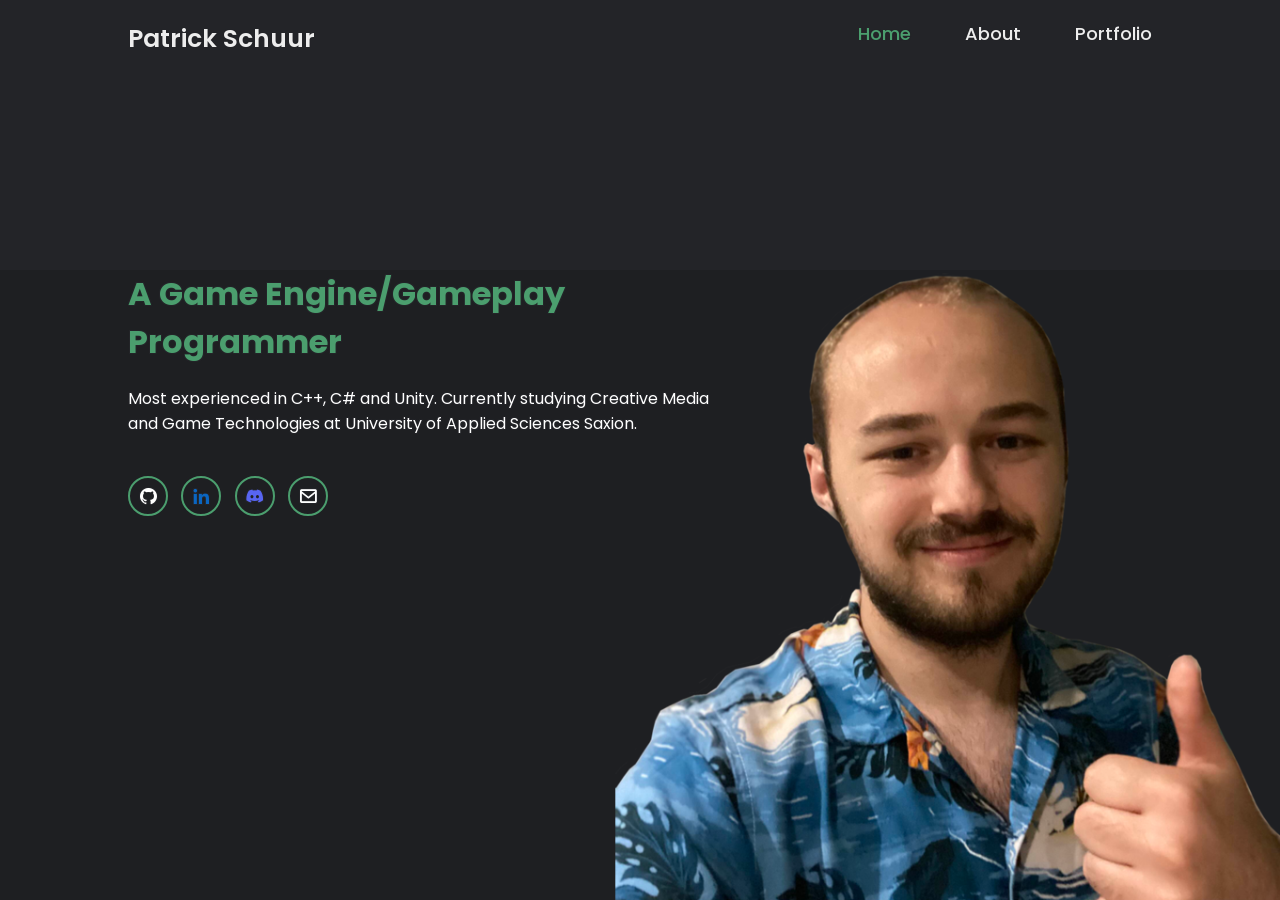
<file: index.html>
<!doctype html>
<html class="no-js" lang="">

<!--Based on: https://www.youtube.com/watch?v=RroDdybvu5s  -->

<head>
  <meta charset="utf-8">
  <meta name="viewport" content="width=device-width, initial-scale=1,  viewport-fit=cover">
  <title>Patrick Schuur</title>
  <link rel="stylesheet" href="homestyle.css">
  <meta name="description" content="Patrick Schuur's portfolio site.">


  <link rel="apple-touch-icon" sizes="180x180" href="/apple-touch-icon.png">
  <link rel="icon" type="image/png" sizes="32x32" href="/favicon-32x32.png">
  <link rel="icon" type="image/png" sizes="16x16" href="/favicon-16x16.png">
  <link rel="manifest" href="/site.webmanifest">
  <link rel="mask-icon" href="/safari-pinned-tab.svg" color="#5bbad5">
  <meta name="msapplication-TileColor" content="#da532c">
  <meta name="theme-color" content="#ffffff">


  <link rel="manifest" href="site.webmanifest">
  <meta name="theme-color" content="#232428">

  <link href='https://unpkg.com/boxicons@2.1.4/css/boxicons.min.css' rel='stylesheet'>

</head>

<body>

<header class="header">
  <a href="#" class="logo">Patrick Schuur</a>

  <nav class="navbar">
    <a href="#" class="active">Home</a>
    <a href="about.html">About</a>
    <a href="portfolio.html">Portfolio</a>
  </nav>
</header>

<section class="home">
  <div class="home-content">
    <!--    <h1>I'm Patrick Schuur</h1>-->
    <h3>A Game Engine/Gameplay Programmer</h3>
    <p>Most experienced in C++, C# and Unity. Currently studying Creative Media and Game Technologies at University of
      Applied Sciences Saxion.</p>
    <!--    <div class="btn-box">-->
    <!--      <a class="contact" href=mailto:patrickschuurdev@gmail.com>Contact Me</a>-->
    <!--    </div>-->

    <div class="home-sci">
      <a target=_blank href="https://github.com/patrycioss"><i class='bx bxl-github'></i></a>
      <a target=_blank href="https://www.linkedin.com/in/patrickschuurdev/"><i class='bx bxl-linkedin'></i></a>
      <a target=_blank href="https://discordapp.com/users/274602352563191808"><i class='bx bxl-discord-alt'></i></a>
      <a target=_blank href=mailto:patrickschuurdev@gmail.com><i class='bx bx-envelope'></i></a>
    </div>
  </div>


  <!--  <div class="home-sci">-->
  <!--    <a target=_blank href="https://github.com/patrycioss"><i class='bx bxl-github'></i></a>-->
  <!--    <a target=_blank href="https://www.linkedin.com/in/patrickschuurdev/"><i class='bx bxl-linkedin'></i></a>-->
  <!--    <a target=_blank href="https://discordapp.com/users/274602352563191808"><i class='bx bxl-discord-alt'></i></a>-->
  <!--    <a target=_blank href=mailto:patrickschuurdev@gmail.com><i class='bx bx-envelope' ></i></a>-->
  <!--  </div>-->
</section>

<img class="yourstruly" alt="yours truly" src="yours_truly.png">
</img>

</body>

</html>
</file>
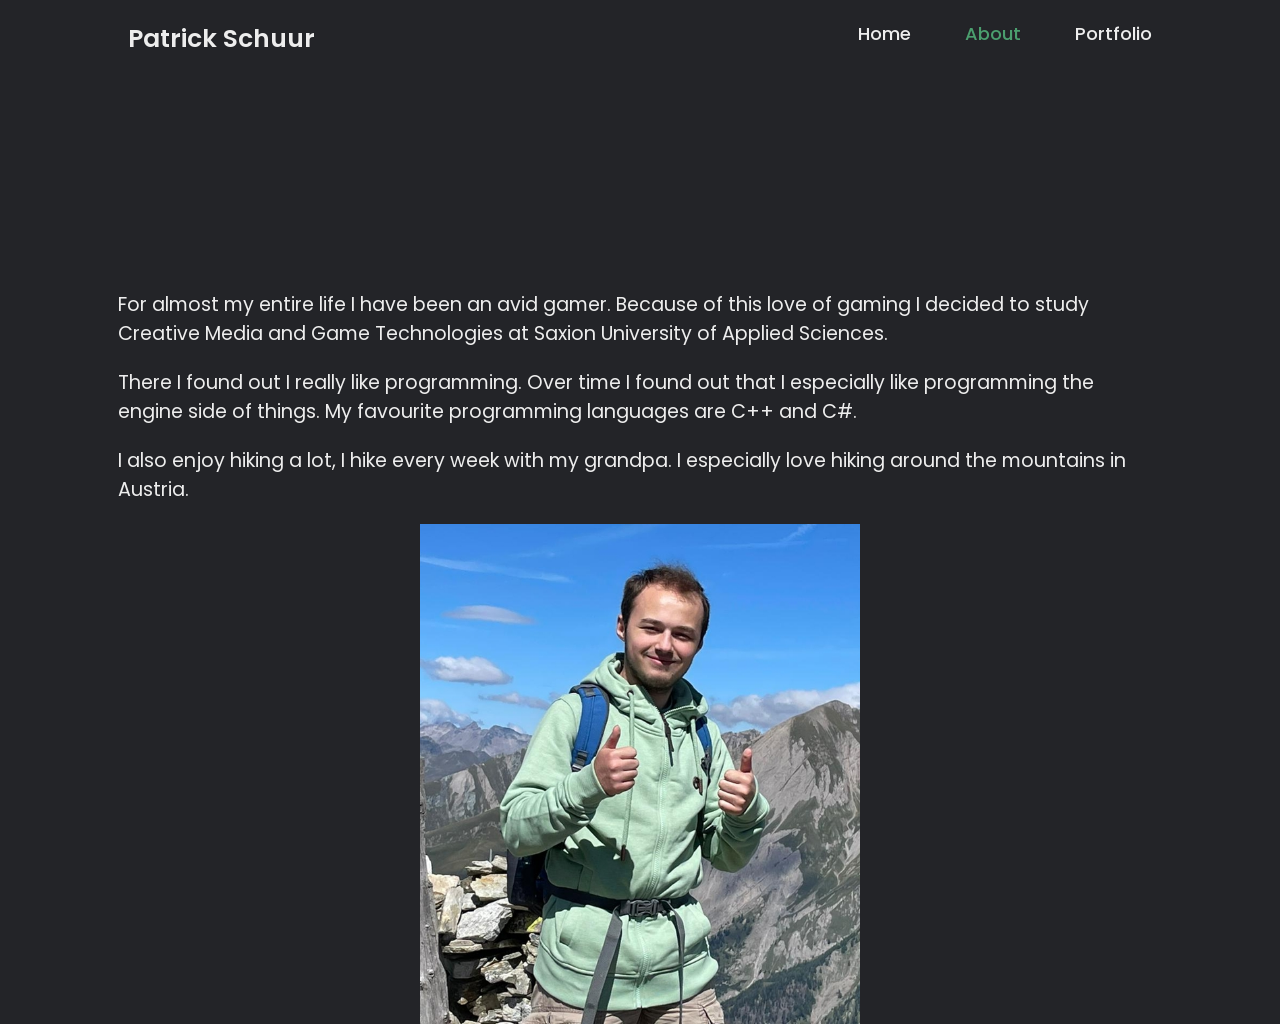
<file: about.html>
﻿<!DOCTYPE html>
<html lang="en">
<head>
  <meta charset="utf-8">
  <meta name="viewport" content="width=device-width, initial-scale=1,  viewport-fit=cover">
  <title>About Patrick Schuur</title>
  <link rel="stylesheet" href="about.css">
  <meta name="description" content="About Patrick Schuur.">

  <link rel="apple-touch-icon" sizes="180x180" href="/apple-touch-icon.png">
  <link rel="icon" type="image/png" sizes="32x32" href="/favicon-32x32.png">
  <link rel="icon" type="image/png" sizes="16x16" href="/favicon-16x16.png">
  <link rel="manifest" href="/site.webmanifest">
  <link rel="mask-icon" href="/safari-pinned-tab.svg" color="#5bbad5">
  <meta name="msapplication-TileColor" content="#da532c">
  <meta name="theme-color" content="#ffffff">

  <link rel="manifest" href="site.webmanifest">
  <meta name="theme-color" content="#232428">

  <link href='https://unpkg.com/boxicons@2.1.4/css/boxicons.min.css' rel='stylesheet'>

</head>

<body style="background-color: #232428">
<header>
  <a href="#" class="logo">Patrick Schuur</a>

  <nav class="navbar">
    <a href="index.html">Home</a>
    <a href="#" class="active">About</a>
    <a href="portfolio.html">Portfolio</a>
  </nav>
</header>

<section class="home">
  <div class="home-content">
    <!--    <h1>I'm Patrick Schuur</h1>-->
    <p>For almost my entire life I have been an avid gamer. Because of this love of gaming I decided to study Creative
      Media and Game Technologies at Saxion University of Applied Sciences.</p>

    <p>There I found out I really like programming. Over time I found out that I especially like programming the
    engine side of things. My favourite programming languages are C++ and C#.</p>
    <p>I also enjoy hiking a lot, I hike every week with my grandpa.
      I especially love hiking around the mountains in Austria. </p>
  </div>
  <img alt="Me in Austria" src="oostenrijk.jpg">
</section>

</body>
</html>
</file>
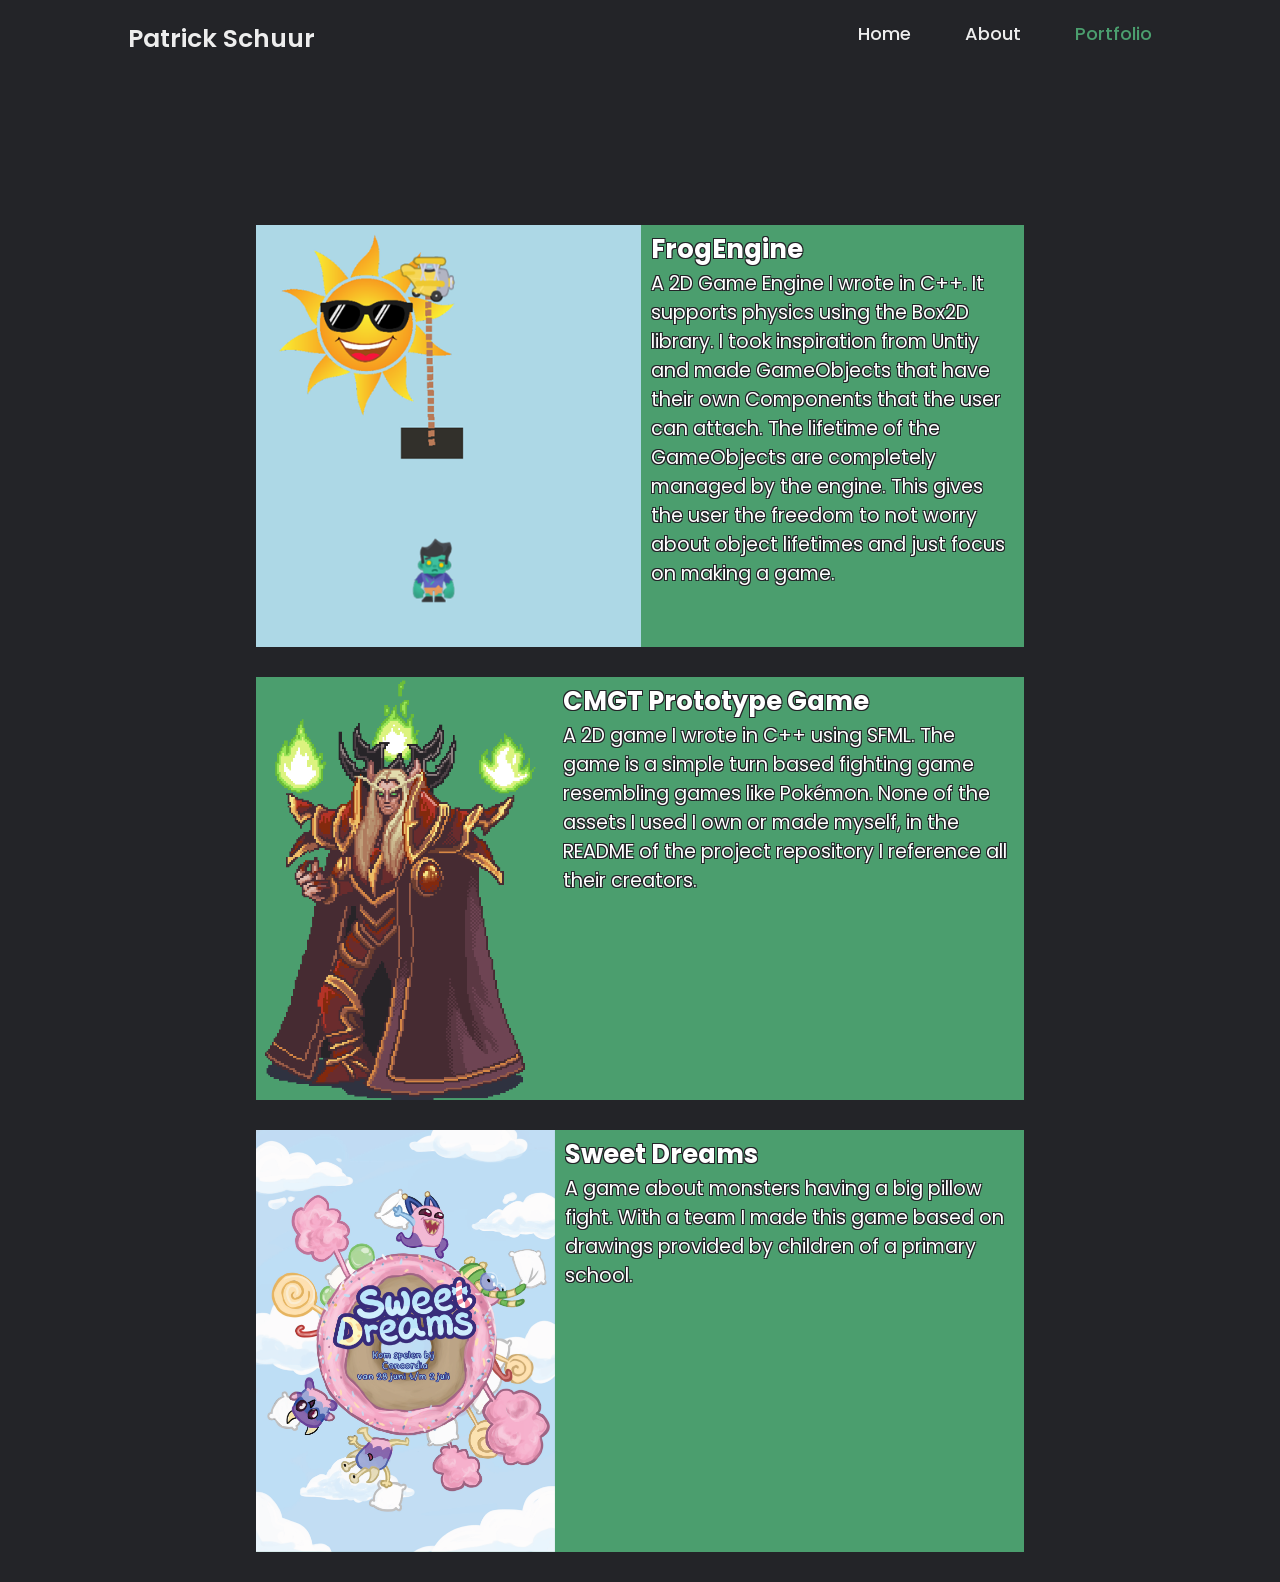
<file: portfolio.html>
﻿<!DOCTYPE html>
<html lang="en">
<head>
  <meta charset="utf-8">
  <meta name="viewport" content="width=device-width, initial-scale=1,  viewport-fit=cover">
  <title>About Patrick Schuur</title>
  <link rel="stylesheet" href="portfolio.css">
  <meta name="description" content="About Patrick Schuur.">

  <link rel="apple-touch-icon" sizes="180x180" href="/apple-touch-icon.png">
  <link rel="icon" type="image/png" sizes="32x32" href="/favicon-32x32.png">
  <link rel="icon" type="image/png" sizes="16x16" href="/favicon-16x16.png">
  <link rel="manifest" href="/site.webmanifest">
  <link rel="mask-icon" href="/safari-pinned-tab.svg" color="#5bbad5">
  <meta name="msapplication-TileColor" content="#da532c">
  <meta name="theme-color" content="#232428">


  <link rel="manifest" href="site.webmanifest">

  <link href='https://unpkg.com/boxicons@2.1.4/css/boxicons.min.css' rel='stylesheet'>

</head>

<body>
<header class="header">
  <a href="#" class="logo">Patrick Schuur</a>

  <nav class="navbar">
    <a href="index.html">Home</a>
    <a href="about.html">About</a>
    <a href="#" class="active">Portfolio</a>
  </nav>
</header>

<nav class="content">
  <a class="card" href="https://github.com/Patrycioss/FrogEngine">
    <img alt="preview" src="frogengine.png">
    <div class="text">
      <h3>FrogEngine</h3>
      <p>A 2D Game Engine I wrote in C++. It supports physics using the Box2D library. I took inspiration from Untiy and
        made GameObjects that have their own Components that the user can attach. The lifetime of the GameObjects are
        completely managed by the engine. This gives the user the freedom to not worry about object lifetimes and just
        focus on making a game.</p>
    </div>
  </a>
  <a class="card" href="https://github.com/Patrycioss/CMGT_PrototypeGame">
    <img alt="preview" src="kaelthas.png">
    <div class="text">
      <h3>CMGT Prototype Game</h3>
      <p>A 2D game I wrote in C++ using SFML. The game is a simple turn based fighting game resembling games like
        Pokémon. None of the assets I used I own or made myself, in the README of the project repository I reference all their creators.</p>
    </div>
  </a>
  <a class="card" href="https://github.com/Patrycioss/MonsterGame">
    <img alt="preview" src="sweet_dreams.png">
    <div class="text">
      <h3>Sweet Dreams</h3>
      <p>A game about monsters having a big pillow fight. With a team I made this game based on drawings provided by
        children of a primary school. </p>
    </div>
  </a>

</nav>


</body>
</html>
</file>
<file: homestyle.css>
﻿@import url('https://fonts.googleapis.com/css2?family=Poppins:ital,wght@0,100;0,200;0,300;0,400;0,500;0,600;0,700;0,800;0,900;1,100;1,200;1,300;1,400;1,500;1,600;1,700;1,800;1,900&family=Roboto:ital,wght@0,100;0,300;0,400;0,500;0,700;0,900;1,100;1,300;1,400;1,500;1,700;1,900&display=swap');

* {
  margin: 0;
  padding: 0;
  box-sizing: border-box;
  font-family: 'Poppins', sans-serif;

  text-shadow:
    1px 1px 0 #232428,
    -1px 1px 0 #232428,
    -1px -1px 0 #232428,
    1px -1px 0 #232428;
}

body {
  background: #232428;
  color: #ededed;
}

header {
  position: fixed;
  top: 0;
  left: 0;
  width: 100%;
  padding: 20px 10%;
  background: transparent;
  display: flex;
  justify-content: space-between;
  align-content: center;
  z-index: 100;
}

.logo {
  font-size: 25px;
  color: #ededed;
  text-decoration: none;
  font-weight: 600;
  justify-self: left;
}

@media screen and (max-width: 660px){
  .navbar a{
    display: flex;
    flex-direction: row;
  }
}

.navbar a {
  font-size: 18px;
  color: #ededed;
  text-decoration: none;
  font-weight: 500;
  margin-left: 50px;

}

.navbar a:hover,
.navbar a.active{
  color: #4b9e6e;
}

.home{
  height: 100vh;
  /*background-size: cover;*/
  /*background: url('yours_truly.png') no-repeat bottom right;*/
  /*display: flex;*/
  /*align-items: center;*/
  padding: 30vh 10% 0;
}

.home-content{
  max-width: 600px;
}

.home-content h1{
  font-size: 56px;
  font-weight: 700;
}

.home-content h3{
  font-size: 32px;
  font-weight: 700;
  color: #4b9e6e;
}

.home-content p{
  font-size: 16px;
  margin: 20px 0 40px;
  color: white;
}

@media screen {
  @media (orientation: portrait) {
    .home {
      padding-top: 20vh;
    }
  }
}

.home-content .btn-box{

  display: flex;
  justify-content: space-between;
  width: 345px;
  height: 50px;
}

.contact{
  position: relative;
  display: inline-flex;
  justify-content: center;
  align-items: center;
  width: 150px;
  height: 100%;
  background: #4b9e6e;
  border: 2px solid #4b9e6e;
  border-radius: 8px;
  color: #081b29;
  text-decoration: none;
  font-weight: 600;
  letter-spacing: 1px;
  z-index: 1;
  overflow: hidden;
}

.contact:before {
  content: '';
  position: absolute;
  top: 0;
  left: 0;
  width: 0;
  height: 100%;
  background: white;
  z-index: -1;
  transition: .5s;
  overflow: hidden;
}

.contact:hover:before{
  width: 100%;
}

.home-sci{
  /*position: absolute;*/
  /*bottom: 40px;*/
  width: 200px;
  /*background: red;*/
  display: flex;
  justify-content: space-between;
}

.home-sci a{
  display: inline-flex;
  justify-content: center;
  align-items: center;
  width: 40px;
  height: 40px;
  background: transparent;
  border: 2px solid #4b9e6e;
  border-radius: 50%;
  font-size: 20px;
  color: white;
  text-decoration: none;
}

.home-sci .bxl-linkedin{
  color: #0a66c2;
}

.home-sci .bxl-discord-alt{
  color: #5865f2;
}

.yourstruly{
  position: absolute;
  right: 0;
  bottom: 0;
  height: 70vh;
  z-index: -1;
}
</file>
<file: about.css>
﻿@import url('https://fonts.googleapis.com/css2?family=Poppins:ital,wght@0,100;0,200;0,300;0,400;0,500;0,600;0,700;0,800;0,900;1,100;1,200;1,300;1,400;1,500;1,600;1,700;1,800;1,900&family=Roboto:ital,wght@0,100;0,300;0,400;0,500;0,700;0,900;1,100;1,300;1,400;1,500;1,700;1,900&display=swap');

* {
  margin: 0;
  padding: 0;
  box-sizing: border-box;
  font-family: 'Poppins', sans-serif;
  text-shadow: 1px 1px 0 #232428,
  -1px 1px 0 #232428,
  -1px -1px 0 #232428,
  1px -1px 0 #232428;
}

body {
  background: #232428;
  color: #ededed;
}

header {
  position: absolute;
  width: 100vw;
  height: 100px;
  padding: 20px 10%;
  background: transparent;
  display: flex;
  justify-content: space-between;
  align-content: center;
}

header .logo {
  font-size: 25px;
  color: #ededed;
  text-decoration: none;
  font-weight: 600;
}

@media screen and (max-width: 660px) {
  header .navbar a {
    display: flex;
    flex-direction: row;
  }
}

header .navbar a {
  font-size: 18px;
  color: #ededed;
  text-decoration: none;
  font-weight: 500;
  margin-left: 50px;
}

header .navbar a:hover,
header .navbar a.active {
  color: #4b9e6e;
}

.home {
  display: flex;
  align-items: center;
  padding-top: 30vh;
  padding-left: 10vh;
  padding-right: 10vh;
  justify-content: space-evenly;
}

@media screen {
  @media (max-width: 1300px) {
    .home {
      flex-direction: column;
    }
  }

  @media (orientation: portrait){
    .home{
      padding-top: 20vh;
    }
  }

  @media (min-width: 1300px){
    img {
      margin-left: 50px;
    }
  }

  @media (max-width: 900px) {
    .home-content p {
      font-size: 3vw;
    }
  }
  @media (min-width: 900px) {
    .home-content p {
      font-size: 1.5vw;
    }
  }
}

.home-content {
  max-width: 95%;
}

img {
  max-width: 90%;
  max-height: 500px;
}

.home-content p {
  margin-bottom: 20px;
  margin-top: 20px;
}
</file>
<file: portfolio.css>
﻿@import url('https://fonts.googleapis.com/css2?family=Poppins:ital,wght@0,100;0,200;0,300;0,400;0,500;0,600;0,700;0,800;0,900;1,100;1,200;1,300;1,400;1,500;1,600;1,700;1,800;1,900&family=Roboto:ital,wght@0,100;0,300;0,400;0,500;0,700;0,900;1,100;1,300;1,400;1,500;1,700;1,900&display=swap');


* {
  margin: 0;
  padding: 0;
  box-sizing: border-box;
  font-family: 'Poppins', sans-serif;
  text-shadow: 1px 1px 0 #232428,
  -1px 1px 0 #232428,
  -1px -1px 0 #232428,
  1px -1px 0 #232428;
}

body {
  background: #232428;
  color: #ededed;
}

header {
  position: absolute;
  width: 100vw;
  height: 100px;
  padding: 20px 10%;
  background: transparent;
  display: flex;
  justify-content: space-between;
  align-content: center;
}

header .logo {
  font-size: 25px;
  color: #ededed;
  text-decoration: none;
  font-weight: 600;
}

@media screen and (max-width: 660px) {
  header .navbar a {
    display: flex;
    flex-direction: row;
  }
}

header .navbar a {
  font-size: 18px;
  color: #ededed;
  text-decoration: none;
  font-weight: 500;
  margin-left: 50px;
}

header .navbar a:hover,
header .navbar a.active {
  color: #4b9e6e;
}

body .content {
  display: flex;
  flex-direction: column;
  justify-content: space-between;
  justify-items: center;
  align-items: center;

  @media screen {
    @media (orientation: portrait) {
      padding-top: 20vh;
    }

    @media (orientation: landscape) {
      padding-top: 25vh;
    }
  }
}

body .content .card {
  height: 60vw;
  display: flex;
  margin-bottom: 30px;
  background: #4b9e6e;

  color: white;
  text-decoration: none;


  @media screen {
    @media (max-width: 400px) {
      width: 80vw;
      max-height: 40vw;

      h3{
        font-size: 3vw;
      }

      p{
        font-size: 1.8vw;
      }

      img {
        max-height: 40vw;
      }
    }

    @media (max-width: 900px) {
      width: 80vw;
      max-height: 40vw;

      h3{
        font-size: 3vw;
      }

      p{
        font-size: 2vw;
      }

      img {
        max-height: 40vw;
      }
    }

    @media (min-width: 900px) and (max-width: 1200px){
      width: 70vw;
      max-height: 36vw;

      h3{
        font-size: 3vw;
      }

      p{
        font-size: 1.7vw;
      }

      img {
        max-height: 36vw;
      }
    }

    @media (min-width: 1200px) and (max-width: 1500px){
      width: 60vw;
      max-height: 33vw;

      h3{
        font-size: 2vw;
      }

      p{
        font-size: 1.5vw;
      }
      img {
        max-height: 33vw;
      }

    }

    @media (min-width: 1500px){
      width: 50vw;
      max-height: 30vw;

      h3{
        font-size: 1.9vw;
      }

      p{
        font-size: 1.2vw;
      }

      img {
        max-height: 30vw;
      }
    }
  }

  .text {
    padding-left: 10px;
    padding-right: 10px;
    padding-bottom: 5px;
    padding-top: 5px;



  }
}
</file>
